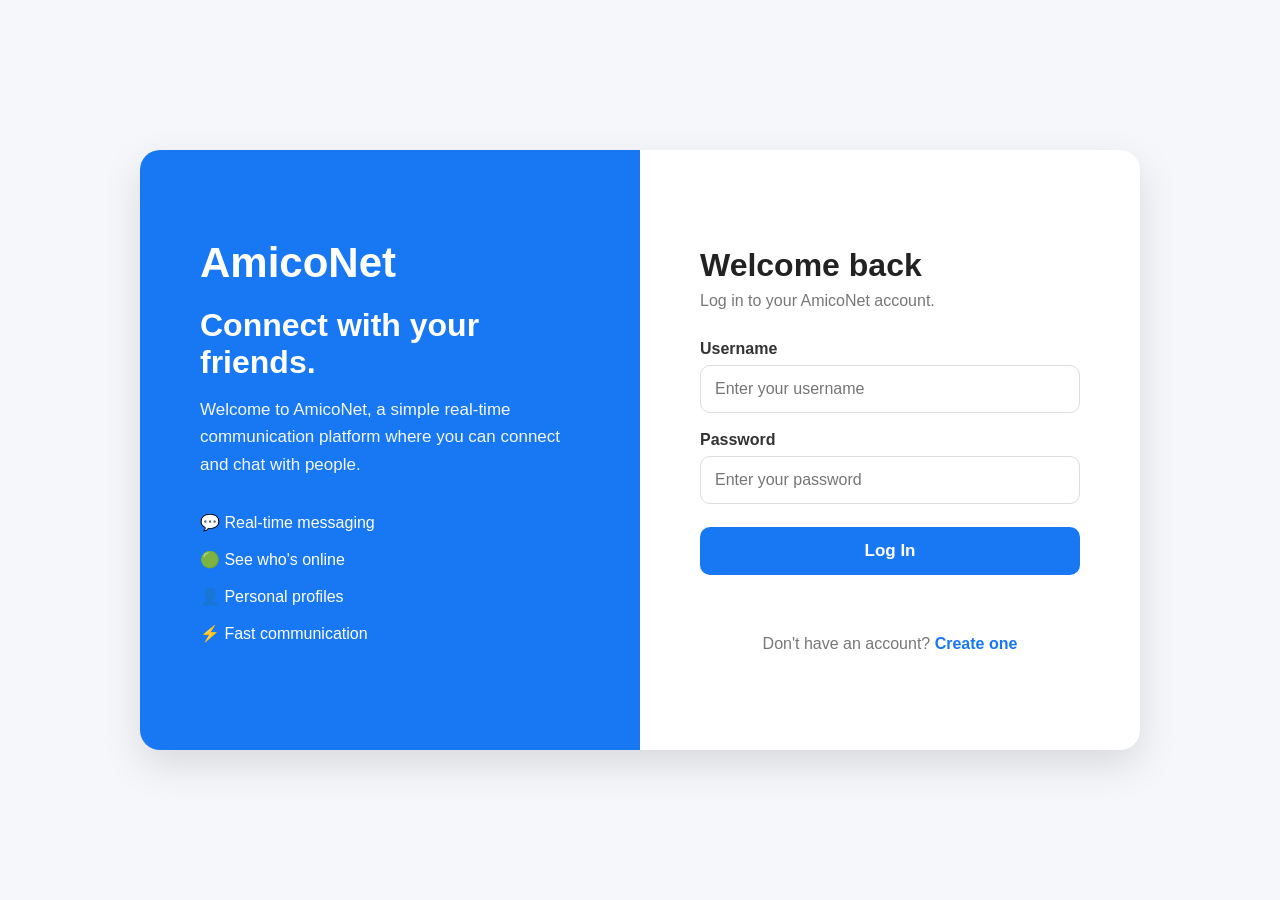
<file: realtimechat/src/main/resources/static/login.html>
<!DOCTYPE html>
<html lang="en">

<head>

    <meta charset="UTF-8">

    <meta name="viewport"
          content="width=device-width, initial-scale=1.0">

    <title>AmicoNet - Login</title>

    <style>

        * {
            box-sizing: border-box;
            margin: 0;
            padding: 0;
        }

        body {
            min-height: 100vh;
            font-family: Arial, Helvetica, sans-serif;
            background: #f5f7fb;
            display: flex;
            align-items: center;
            justify-content: center;
        }

        .container {
            width: 100%;
            max-width: 1000px;
            min-height: 600px;
            background: white;
            border-radius: 20px;
            overflow: hidden;
            display: flex;
            box-shadow: 0 15px 40px rgba(0, 0, 0, 0.12);
        }

        /* =========================
           LEFT SIDE
        ========================== */

        .welcome-section {
            width: 50%;
            background: #1877f2;
            color: white;
            padding: 60px;
            display: flex;
            flex-direction: column;
            justify-content: center;
        }

        .logo {
            font-size: 42px;
            font-weight: bold;
            margin-bottom: 20px;
        }

        .welcome-section h2 {
            font-size: 32px;
            margin-bottom: 15px;
        }

        .welcome-section p {
            font-size: 17px;
            line-height: 1.6;
            opacity: 0.95;
        }

        .features {
            margin-top: 35px;
        }

        .feature {
            margin-bottom: 18px;
            font-size: 16px;
        }

        /* =========================
           RIGHT SIDE
        ========================== */

        .login-section {
            width: 50%;
            padding: 60px;
            display: flex;
            flex-direction: column;
            justify-content: center;
        }

        .login-section h1 {
            font-size: 32px;
            color: #222;
            margin-bottom: 8px;
        }

        .subtitle {
            color: #777;
            margin-bottom: 30px;
        }

        .input-group {
            margin-bottom: 18px;
        }

        .input-group label {
            display: block;
            margin-bottom: 7px;
            color: #333;
            font-weight: 600;
        }

        .input-group input {
            width: 100%;
            padding: 14px;
            border: 1px solid #ddd;
            border-radius: 10px;
            font-size: 16px;
            outline: none;
            transition: 0.2s;
        }

        .input-group input:focus {
            border-color: #1877f2;
            box-shadow: 0 0 0 3px rgba(24, 119, 242, 0.1);
        }

        .login-button {
            width: 100%;
            padding: 14px;
            margin-top: 5px;
            border: none;
            border-radius: 10px;
            background: #1877f2;
            color: white;
            font-size: 17px;
            font-weight: bold;
            cursor: pointer;
            transition: 0.2s;
        }

        .login-button:hover {
            background: #0d65d9;
        }

        .login-button:disabled {
            background: #9bbff0;
            cursor: not-allowed;
        }

        #loginMessage {
            margin-top: 15px;
            text-align: center;
            min-height: 20px;
            font-size: 14px;
        }

        .signup-text {
            text-align: center;
            margin-top: 25px;
            color: #777;
        }

        .signup-text a {
            color: #1877f2;
            text-decoration: none;
            font-weight: bold;
        }

        .signup-text a:hover {
            text-decoration: underline;
        }

        /* =========================
           MOBILE
        ========================== */

        @media (max-width: 750px) {

            .container {
                width: 95%;
                min-height: auto;
                flex-direction: column;
            }

            .welcome-section,
            .login-section {
                width: 100%;
            }

            .welcome-section {
                padding: 40px;
            }

            .login-section {
                padding: 40px;
            }

            .welcome-section h2 {
                font-size: 26px;
            }

            .logo {
                font-size: 36px;
            }
        }

    </style>

</head>


<body>


<div class="container">


    <!-- =========================
         WELCOME SECTION
    ========================== -->

    <div class="welcome-section">

        <div class="logo">
            AmicoNet
        </div>

        <h2>
            Connect with your friends.
        </h2>

        <p>
            Welcome to AmicoNet, a simple real-time
            communication platform where you can
            connect and chat with people.
        </p>


        <div class="features">

            <div class="feature">
                💬 Real-time messaging
            </div>

            <div class="feature">
                🟢 See who's online
            </div>

            <div class="feature">
                👤 Personal profiles
            </div>

            <div class="feature">
                ⚡ Fast communication
            </div>

        </div>

    </div>



    <!-- =========================
         LOGIN SECTION
    ========================== -->

    <div class="login-section">

        <h1>
            Welcome back
        </h1>

        <p class="subtitle">
            Log in to your AmicoNet account.
        </p>


        <form id="loginForm">


            <!-- USERNAME -->

            <div class="input-group">

                <label for="loginUsername">
                    Username
                </label>

                <input
                    type="text"
                    id="loginUsername"
                    placeholder="Enter your username"
                    autocomplete="username"
                    required
                >

            </div>


            <!-- PASSWORD -->

            <div class="input-group">

                <label for="loginPassword">
                    Password
                </label>

                <input
                    type="password"
                    id="loginPassword"
                    placeholder="Enter your password"
                    autocomplete="current-password"
                    required
                >

            </div>


            <!-- LOGIN BUTTON -->

            <button
                type="submit"
                class="login-button"
                id="loginButton">

                Log In

            </button>


            <!-- MESSAGE -->

            <div id="loginMessage"></div>


        </form>


        <!-- SIGN UP -->

        <div class="signup-text">

            Don't have an account?

            <a href="/signup.html">
                Create one
            </a>

        </div>

    </div>


</div>



<script>

    const loginForm =
        document.getElementById("loginForm");

    const loginButton =
        document.getElementById("loginButton");

    const loginMessage =
        document.getElementById("loginMessage");


    loginForm.addEventListener(
        "submit",
        async function(event) {

            event.preventDefault();


            const username =
                document.getElementById(
                    "loginUsername"
                ).value.trim();


            const password =
                document.getElementById(
                    "loginPassword"
                ).value;


            if (!username || !password) {

                loginMessage.textContent =
                    "Please enter username and password.";

                loginMessage.style.color =
                    "#e53935";

                return;
            }


            loginButton.disabled = true;

            loginButton.textContent =
                "Logging in...";


            try {

                const response =
                    await fetch(
                        "/api/auth/login",
                        {
                            method: "POST",

                            headers: {
                                "Content-Type":
                                    "application/json"
                            },

                            body: JSON.stringify({
                                username: username,
                                password: password
                            })
                        }
                    );


                const result =
                    await response.text();


                if (response.ok) {

                    loginMessage.textContent =
                        "Login successful!";

                    loginMessage.style.color =
                        "#31a24c";


                    localStorage.setItem(
                        "username",
                        username
                    );


                    setTimeout(function() {

                        window.location.href =
                            "/chat.html";

                    }, 500);


                } else {

                    loginMessage.textContent =
                        result ||
                        "Invalid username or password.";

                    loginMessage.style.color =
                        "#e53935";

                    loginButton.disabled =
                        false;

                    loginButton.textContent =
                        "Log In";
                }


            } catch (error) {

                console.error(
                    "Login error:",
                    error
                );


                loginMessage.textContent =
                    "Could not connect to server.";

                loginMessage.style.color =
                    "#e53935";


                loginButton.disabled =
                    false;

                loginButton.textContent =
                    "Log In";
            }

        }
    );

</script>


</body>

</html>
</file>
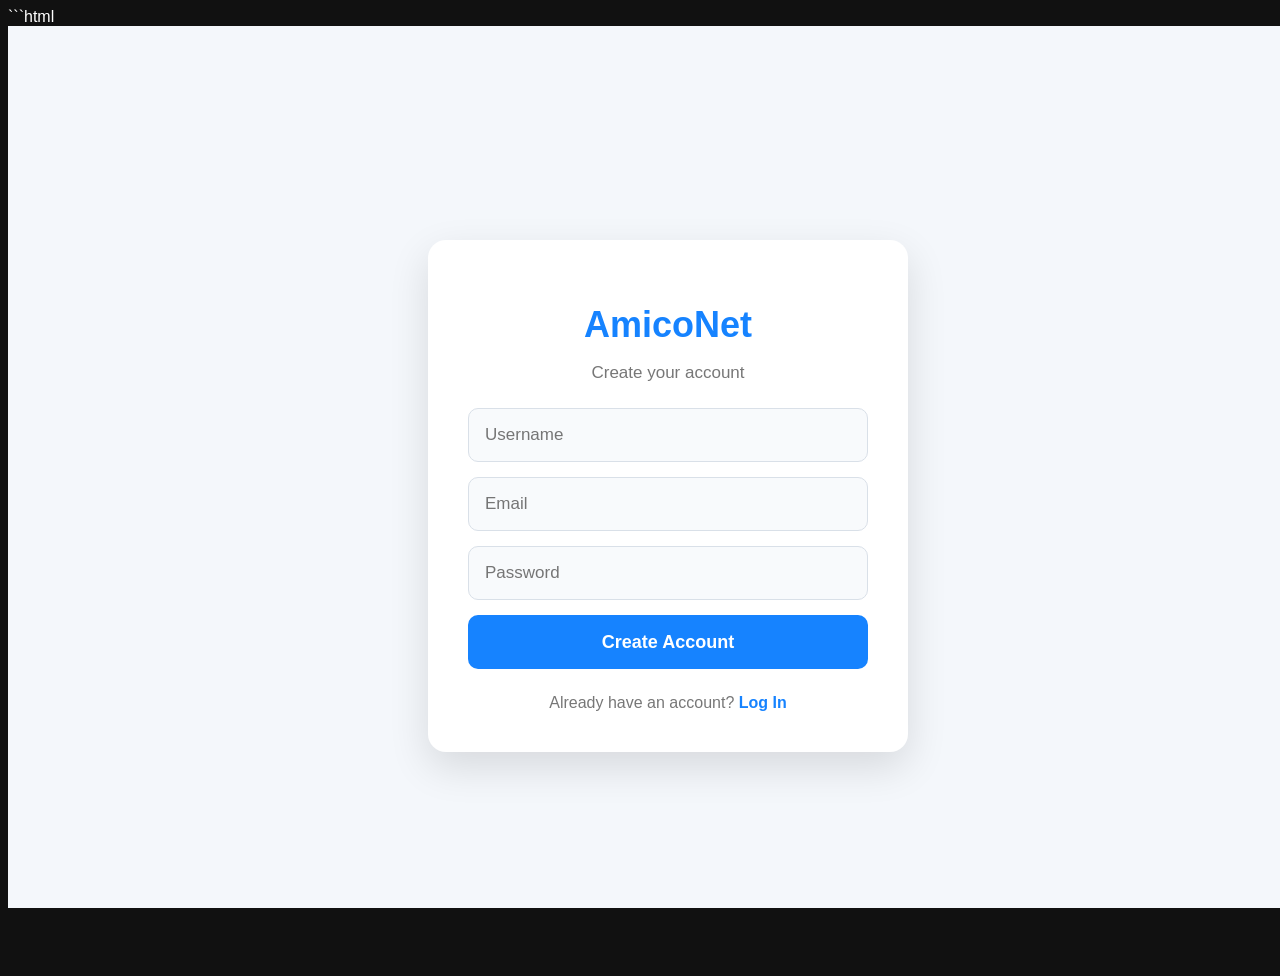
<file: realtimechat/src/main/resources/static/signup.html>
```html
<!DOCTYPE html>
<html lang="en">

<head>
    <meta charset="UTF-8">

    <meta
        name="viewport"
        content="width=device-width, initial-scale=1.0"
    >

    <title>AmicoNet - Create Account</title>

    <link
        rel="stylesheet"
        href="css/style.css"
    >
</head>

<body>

    <div class="auth-container">

        <div class="auth-box">

            <h1>AmicoNet</h1>

            <p>Create your account</p>

            <form id="signupForm">

                <!-- Username -->
                <input
                    type="text"
                    id="username"
                    name="username"
                    placeholder="Username"
                    required
                    autocomplete="username"
                >

                <!-- Email -->
                <input
                    type="email"
                    id="email"
                    name="email"
                    placeholder="Email"
                    required
                    autocomplete="email"
                >

                <!-- Password -->
                <input
                    type="password"
                    id="password"
                    name="password"
                    placeholder="Password"
                    required
                    autocomplete="new-password"
                >

                <button type="submit">
                    Create Account
                </button>

            </form>

            <p id="message"></p>

            <div class="login-link">
                Already have an account?
                <a href="index.html">
                    Log In
                </a>
            </div>

        </div>

    </div>

    <script src="js/app.js"></script>

</body>

</html>
```
</file>
<file: realtimechat/src/main/resources/static/css/style.css>
```css
* {
    box-sizing: border-box;
    margin: 0;
    padding: 0;
}

html,
body {
    width: 100%;
    height: 100%;
    overflow: hidden;
}

body {
    font-family: Arial, Helvetica, sans-serif;
    background: #111;
    color: white;
}


/* =========================
   AUTH
========================= */

.auth-container {
    width: 100%;
    min-height: 100vh;
    display: flex;
    align-items: center;
    justify-content: center;
    padding: 20px;
    background: #f4f7fb;
}

.auth-box {
    width: 400px;
    max-width: 100%;
    padding: 40px;
    background: white;
    border-radius: 18px;
    box-shadow: 0 15px 40px rgba(0, 0, 0, 0.12);
    text-align: center;
}

.auth-box h1 {
    font-size: 36px;
    color: #1683ff;
    margin-bottom: 12px;
}

.auth-box > p {
    color: #777;
    font-size: 17px;
    margin-bottom: 25px;
}

.auth-box form {
    display: flex;
    flex-direction: column;
    gap: 15px;
}

.auth-box input {
    width: 100%;
    height: 54px;
    padding: 0 16px;
    border: 1px solid #d9e0e8;
    border-radius: 10px;
    outline: none;
    background: #f8fafc;
    color: #222;
    font-size: 17px;
}

.auth-box input:focus {
    border-color: #1683ff;
    background: white;
}

.auth-box button {
    width: 100%;
    height: 54px;
    border: none;
    border-radius: 10px;
    background: #1683ff;
    color: white;
    font-size: 18px;
    font-weight: bold;
    cursor: pointer;
}

.auth-box button:hover {
    background: #0d73e5;
}

#loginMessage,
#message {
    margin-top: 15px;
    font-size: 15px;
}

.login-link {
    margin-top: 22px;
    color: #777;
    font-size: 16px;
}

.login-link a {
    color: #1683ff;
    font-weight: bold;
    text-decoration: none;
}


/* =========================
   CHAT APP
========================= */

.chat-app {
    width: 100%;
    height: 100vh;
    display: flex;
    background: #111;
    overflow: hidden;
}


/* =========================
   SIDEBAR
========================= */

.sidebar {
    width: 370px;
    min-width: 370px;
    height: 100vh;
    background: #202020;
    border-right: 1px solid #333;
    display: flex;
    flex-direction: column;
    overflow: hidden;
}

.sidebar-header {
    height: 100px;
    min-height: 100px;
    padding: 18px 20px;
    display: flex;
    align-items: center;
    justify-content: space-between;
    border-bottom: 1px solid #333;
}

.sidebar-header h1 {
    color: #1683ff;
    font-size: 28px;
}


/* =========================
   PROFILE
========================= */

.profile-section {
    display: flex;
    align-items: center;
    justify-content: center;
}

.profile-photo {
    width: 56px;
    height: 56px;
    border-radius: 50%;
    object-fit: cover;
    border: 2px solid #444;
}

.profile-btn {
    width: 56px;
    height: 56px;
    border: none;
    border-radius: 50%;
    background: transparent;
    color: #1683ff;
    font-size: 30px;
    cursor: pointer;
}

.profile-btn:hover {
    background: #333;
}


/* =========================
   SEARCH
========================= */

.search-box {
    padding: 16px;
}

.search-box input {
    width: 100%;
    height: 50px;
    border: none;
    outline: none;
    border-radius: 25px;
    background: #3a3a3a;
    color: white;
    padding: 0 20px;
    font-size: 18px;
}

.search-box input::placeholder {
    color: #bbb;
}


/* =========================
   CHAT LIST
========================= */

.chat-list {
    flex: 1;
    overflow-y: auto;
    overflow-x: hidden;
}

#chatList {
    width: 100%;
}

#chatList > div {
    display: flex;
    align-items: center;
    width: 100%;
    min-height: 86px;
    padding: 13px 16px;
    cursor: pointer;
    border-bottom: 1px solid #303030;
    color: white;
}

#chatList > div:hover {
    background: #2b2b2b;
}


/* =========================
   AVATAR
========================= */

#chatList .avatar {
    width: 58px;
    height: 58px;
    min-width: 58px;
    border-radius: 50%;
    background: #3b82f6;
    color: white;
    display: flex;
    align-items: center;
    justify-content: center;
    font-size: 23px;
    font-weight: bold;
    margin-right: 15px;
    overflow: hidden;
}

#chatList .avatar img {
    width: 100%;
    height: 100%;
    object-fit: cover;
    border-radius: 50%;
}


/* =========================
   USER INFO
========================= */

.chat-info {
    min-width: 0;
    display: flex;
    flex-direction: column;
}

.chat-name {
    color: white;
    font-size: 20px;
    font-weight: bold;
    margin-bottom: 6px;
    overflow: hidden;
    text-overflow: ellipsis;
    white-space: nowrap;
}

.last-message {
    color: #aaa;
    font-size: 16px;
}

.last-message.online {
    color: #22c55e;
}


/* =========================
   ADD PERSON
========================= */

.add-user-btn {
    margin: 16px;
    height: 56px;
    min-height: 56px;
    border: none;
    border-radius: 10px;
    background: #3a3a3a;
    color: white;
    font-size: 19px;
    cursor: pointer;
}

.add-user-btn:hover {
    background: #4a4a4a;
}


/* =========================
   CHAT AREA
========================= */

.chat-area {
    flex: 1;
    min-width: 0;
    height: 100vh;
    display: flex;
    flex-direction: column;
    background: #111;
}


/* =========================
   CHAT HEADER
========================= */

.chat-header {
    height: 96px;
    min-height: 96px;
    padding: 14px 22px;
    display: flex;
    align-items: center;
    background: #202020;
    border-bottom: 1px solid #333;
}


/* =========================
   CHAT AVATAR
========================= */

.chat-avatar-container {
    width: 66px;
    height: 66px;
    min-width: 66px;
    border-radius: 50%;
    overflow: hidden;
    position: relative;
    margin-right: 17px;
}

.chat-profile-photo,
.chat-header .chat-profile-photo,
.chat-header img {
    width: 66px;
    height: 66px;
    min-width: 66px;
    border-radius: 50%;
    object-fit: cover;
    display: block;
}

.chat-avatar-container .avatar,
.chat-header .avatar {
    width: 66px;
    height: 66px;
    min-width: 66px;
    border-radius: 50%;
    background: #3b82f6;
    color: white;
    display: flex;
    align-items: center;
    justify-content: center;
    font-size: 27px;
    font-weight: bold;
}


/* =========================
   CHAT HEADER INFO
========================= */

.chat-header-info {
    display: flex;
    flex-direction: column;
    gap: 5px;
}

.chat-header-info h2 {
    margin: 0;
    font-size: 28px;
    color: white;
}

.online-status {
    margin-top: 3px;
    font-size: 17px;
    color: #888;
}

.online-status.online {
    color: #22c55e;
}


/* =========================
   MESSAGES
========================= */

.messages {
    flex: 1;
    min-height: 0;
    padding: 30px;
    overflow-y: auto;
    overflow-x: hidden;
    display: flex;
    flex-direction: column;
    gap: 12px;
}


/* =========================
   MESSAGE BUBBLES
========================= */

.message {
    max-width: 70%;
    padding: 13px 19px;
    border-radius: 20px;
    font-size: 19px;
    line-height: 1.45;
    word-wrap: break-word;
}

.message.received {
    align-self: flex-start;
    background: #3b3b3b;
    color: white;
    border-bottom-left-radius: 5px;
}

.message.sent {
    align-self: flex-end;
    background: #1683ff;
    color: white;
    border-bottom-right-radius: 5px;
}

.message span {
    font-size: 12px;
    opacity: 0.7;
    margin-left: 7px;
}


/* =========================
   MESSAGE INPUT
========================= */

.message-input {
    min-height: 94px;
    padding: 18px 22px;
    display: flex;
    align-items: center;
    gap: 14px;
    background: #202020;
    border-top: 1px solid #333;
}

.message-input input {
    flex: 1;
    min-width: 0;
    height: 60px;
    border: none;
    outline: none;
    border-radius: 30px;
    background: #3a3a3a;
    color: white;
    padding: 0 22px;
    font-size: 19px;
}

.message-input input::placeholder {
    color: #bbb;
}

.message-input button {
    width: 60px;
    height: 60px;
    min-width: 60px;
    border: none;
    border-radius: 50%;
    background: #1683ff;
    color: white;
    font-size: 26px;
    cursor: pointer;
}

.message-input button:hover {
    background: #0d73e5;
}

.message-input button:disabled {
    opacity: 0.5;
    cursor: not-allowed;
}


/* =========================
   SCROLLBAR
========================= */

::-webkit-scrollbar {
    width: 7px;
}

::-webkit-scrollbar-track {
    background: #171717;
}

::-webkit-scrollbar-thumb {
    background: #444;
    border-radius: 10px;
}


/* =========================
   MOBILE
========================= */

@media (max-width: 700px) {

    .auth-box {
        width: calc(100% - 30px);
        padding: 30px 25px;
    }

    .sidebar {
        width: 300px;
        min-width: 300px;
    }

    .sidebar-header h1 {
        font-size: 23px;
    }

    .chat-name {
        font-size: 18px;
    }

    .last-message {
        font-size: 14px;
    }

    .chat-header-info h2 {
        font-size: 21px;
    }

    .online-status {
        font-size: 14px;
    }

    .messages {
        padding: 18px;
    }

    .message {
        max-width: 85%;
        font-size: 17px;
    }

    .message-input input {
        font-size: 17px;
    }
}
```
</file>
